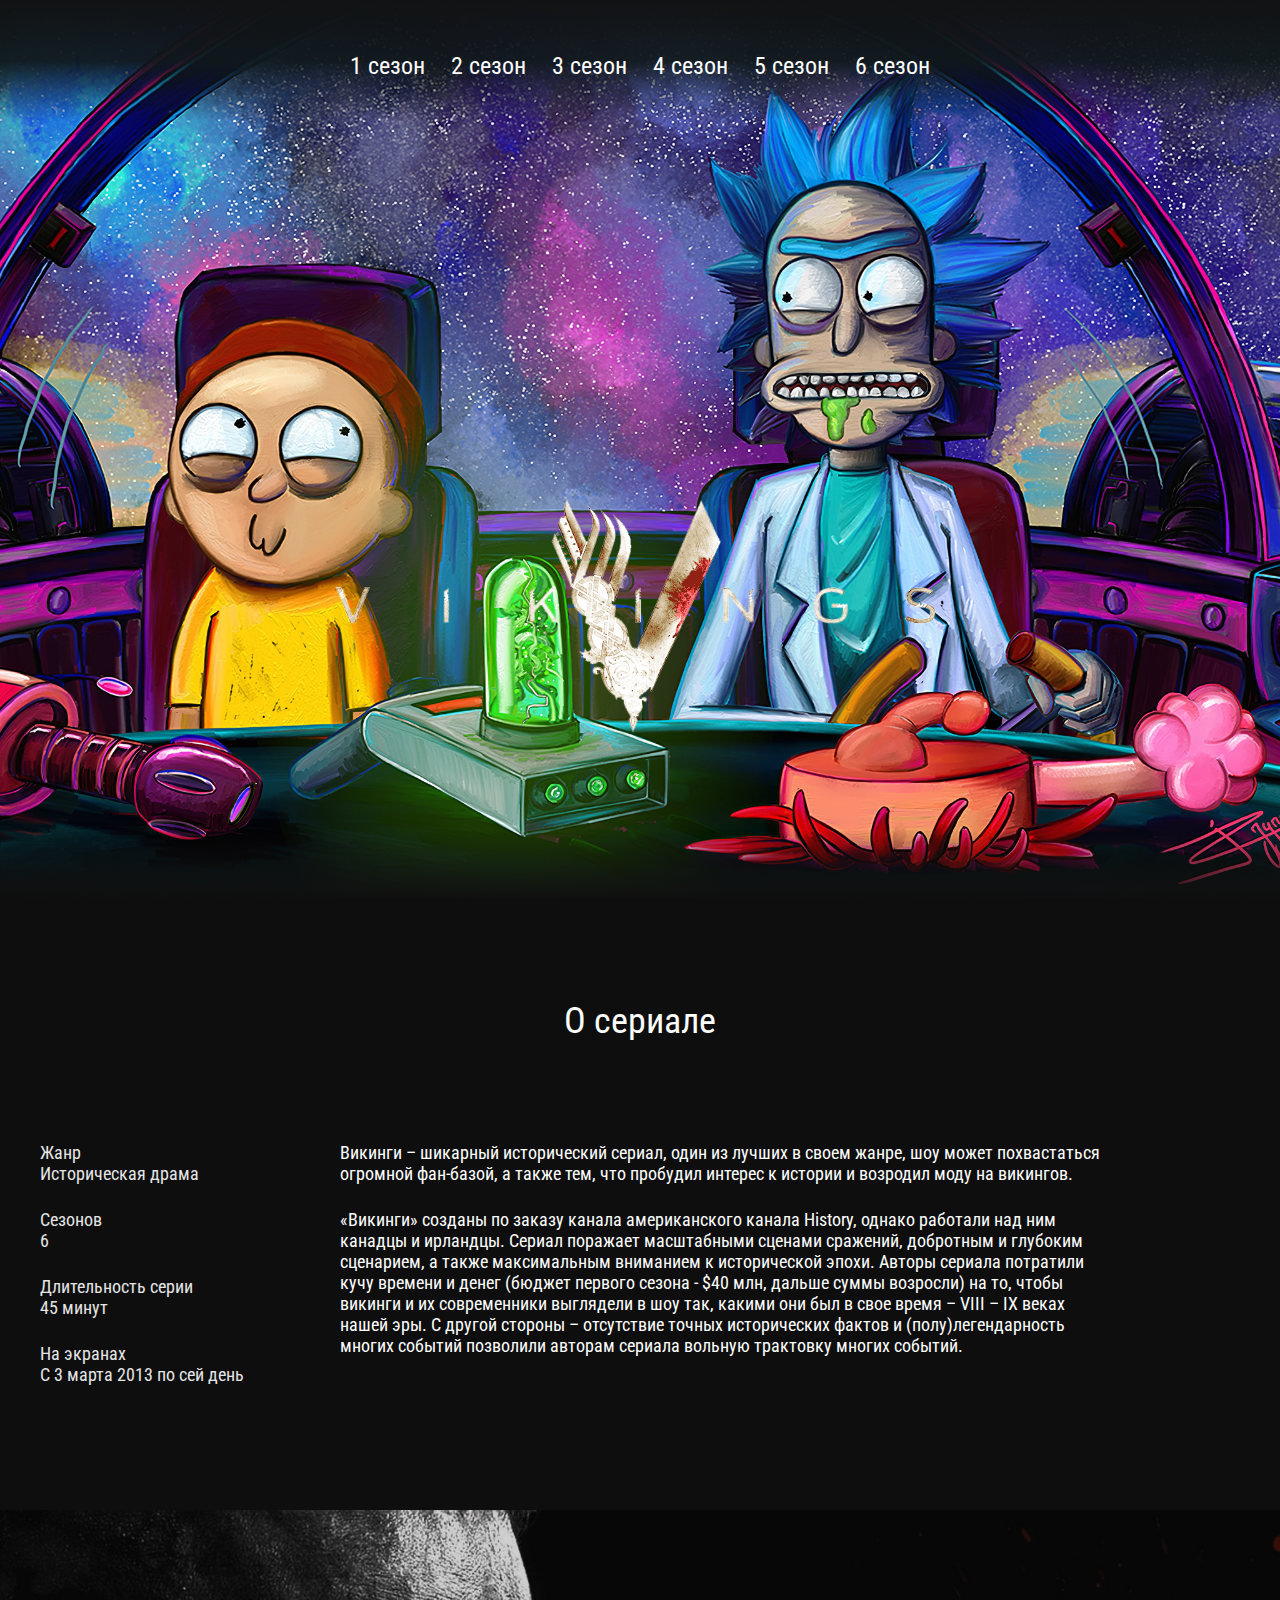
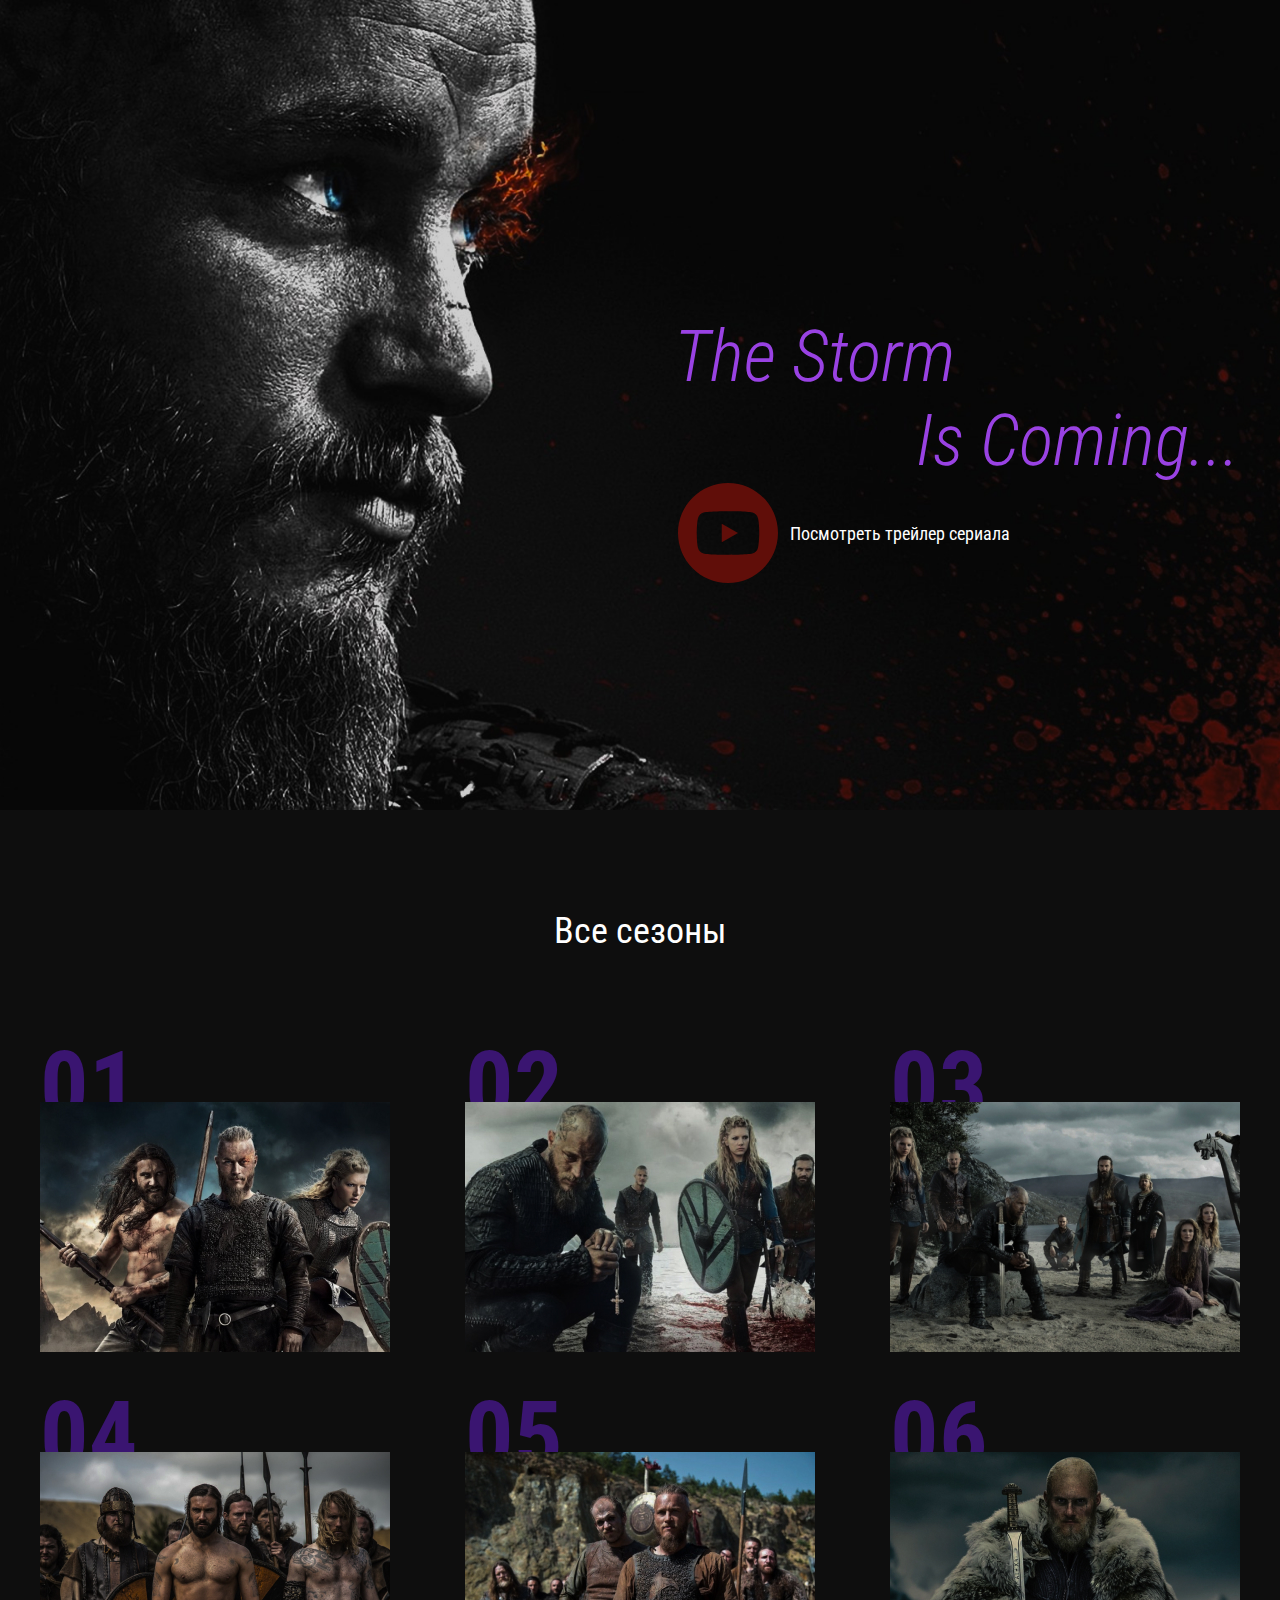
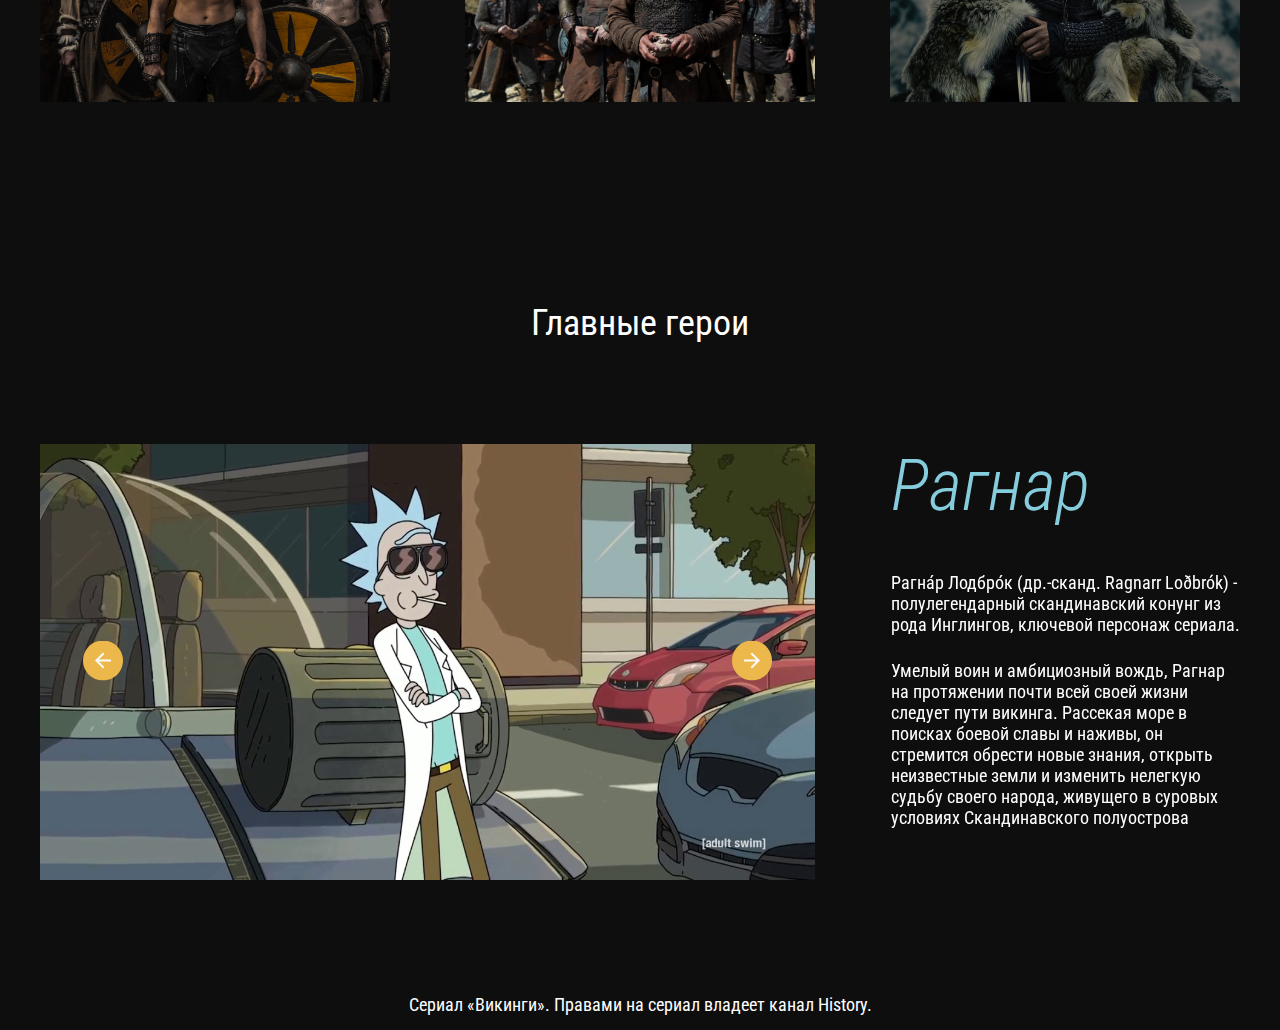
<file: index.html>
<!DOCTYPE html>
<html lang="ru">
<head>
  <meta charset="UTF-8">
  <meta name="viewport" content="width=device-width, initial-scale=1.0">
  <meta http-equiv="X-UA-Compatible" content="ie=edge">
  <title>Document</title>
  <link href="https://fonts.googleapis.com/css2?family=Roboto+Condensed:ital,wght@0,400;0,700;1,300;1,400;1,700&display=swap" rel="stylesheet">
  <link rel="stylesheet" href="css/reset.css">
  <link rel="stylesheet" href="css/slick.css">
  <link rel="stylesheet" href="css/jquery.fancybox.css">
  <link rel="stylesheet" href="css/style.css">
</head>
<body>
  <header class="header">
    <nav class="menu">
      <button class="menu__btn">
        <span></span>
      </button>
      <ul class="menu__list">
        <li class="menu__list-item"><a href="season-1.html" class="menu__list-link">1 cезон</a></li>
        <li class="menu__list-item"><a href="season-2.html" class="menu__list-link">2 cезон</a></li>
        <li class="menu__list-item"><a href="season-3.html" class="menu__list-link">3 cезон</a></li>
        <li class="menu__list-item"><a href="season-4.html" class="menu__list-link">4 cезон</a></li>
        <li class="menu__list-item"><a href="season-5.html" class="menu__list-link">5 cезон</a></li>
        <li class="menu__list-item"><a href="season-6.html" class="menu__list-link">6 cезон</a></li>
      </ul>
    </nav>
    <img class="header__logo" src="images/лого 1.png" alt="">
  </header>
  <section class="about section-page">
    <div class="container">
      <h3 class="title">
      О сериале
      </h3>
      <div class="about__inner">
        <ul class="about__info">
          <li class="about__info-item">Жанр
        <span>Историческая драма</span>  
      </li>
          <li class="about__info-item">Сезонов
            <span>6</span>
        </li>
          <li class="about__info-item">Длительность серии
            <span>45 минут</span>
        </li>
          <li class="about__info-item"> На экранах
            <span> С 3 марта 2013 по сей день</span>
       </li>
        </ul>
        <div class="about__text">
          <p>Викинги – шикарный исторический сериал, один из лучших в своем жанре, шоу может похвастаться огромной фан-базой, а также тем, что пробудил интерес к истории и возродил моду на викингов.
          </p>
            <p> «Викинги» созданы по заказу канала американского канала History, однако работали над ним канадцы и ирландцы. Сериал поражает масштабными сценами сражений, добротным и глубоким сценарием, а также максимальным вниманием к исторической эпохи. Авторы сериала потратили кучу времени и денег (бюджет первого сезона - $40 млн, дальше суммы возросли) на то, чтобы викинги и их современники выглядели в шоу так, какими они был в свое время – VIII – IX веках нашей эры. С другой стороны – отсутствие точных исторических фактов и (полу)легендарность многих событий позволили авторам сериала вольную трактовку многих событий.</p>
        </div>
      </div>
    </div> 
 </section>
  <section class="video">
    <div class="container">
      <h3 class="video__text">
        <span>The Storm </span>
        Is Coming...
      </h3>
      <a class="video__btn" data-fancybox href="https://www.youtube.com/watch?v=dKf-nmEzecA">
        Посмотреть трейлер сериала
      </a>
    </div>
  </section>  
  <section class="seasons section-page">
    <div class="container">
      <h3 class="title">
        Все сезоны
      </h3>
      <ol class="seasons__list">
        <li class="seasons__item" style="background-image: url('images/seasons-img-1.jpg');"><a href="season-1.html" class="seasons__link">Смотреть</a></li>
        <li class="seasons__item" style="background-image: url('images/seasons-img-2.jpg');"><a href="season-2.html" class="seasons__link">Смотреть</a></li>
        <li class="seasons__item" style="background-image: url('images/seasons-img-3.jpg');"><a href="season-3.html" class="seasons__link">Смотреть</a></li>
        <li class="seasons__item" style="background-image: url('images/seasons-img-4.jpg');"><a href="season-4.html" class="seasons__link">Смотреть</a></li>
        <li class="seasons__item" style="background-image: url('images/seasons-img-5.jpg');"><a href="season-5.html" class="seasons__link">Смотреть</a></li>
        <li class="seasons__item" style="background-image: url('images/seasons-img-6.jpg');"><a href="season-6.html" class="seasons__link">Смотреть</a></li>
      </ol>
    </div>
  </section>
  <section class="herois section-page">
    <div class="container">
      <h3 class="title">
        Главные герои
      </h3>
      <div class="herois__inner">
        <div class="herois__slider-pic">
          <img class="herois__pic" src="images/herois-1.jpg" alt="">
          <img class="herois__pic" src="images/herois-1.jpg" alt="">
          <img class="herois__pic" src="images/herois-1.jpg" alt="">
        </div>
        <div class="herois__slider-text">
          <div class="herois__block__text">
            <h4 class="herois__name">  
              Рагнар
            </h4>
            <p class="herois__text">
              Рагна́р Лодбро́к (др.-сканд. Ragnarr Loðbrók) - полулегендарный скандинавский конунг из рода Инглингов, ключевой персонаж сериала.
            </p>
            <p class="herois__text">
              Умелый воин и амбициозный вождь, Рагнар на протяжении почти всей своей жизни следует пути викинга. Рассекая море в поисках боевой славы и наживы, он стремится обрести новые знания, открыть неизвестные земли и изменить нелегкую судьбу своего народа, живущего в суровых условиях Скандинавского полуострова
            </p>
          </div>
          <div class="herois__block__text">
            <h4 class="herois__name">  
              Рагнар
            </h4>
            <p class="herois__text">
              Рагна́р Лодбро́к (др.-сканд. Ragnarr Loðbrók) - полулегендарный скандинавский конунг из рода Инглингов, ключевой персонаж сериала.
            </p>
            <p class="herois__text">
              Умелый воин и амбициозный вождь, Рагнар на протяжении почти всей своей жизни следует пути викинга. Рассекая море в поисках боевой славы и наживы, он стремится обрести новые знания, открыть неизвестные земли и изменить нелегкую судьбу своего народа, живущего в суровых условиях Скандинавского полуострова
            </p>
          </div>
          <div class="herois__block__text">
            <h4 class="herois__name">  
              Рагнар
            </h4>
            <p class="herois__text">
              Рагна́р Лодбро́к (др.-сканд. Ragnarr Loðbrók) - полулегендарный скандинавский конунг из рода Инглингов, ключевой персонаж сериала.
            </p>
            <p class="herois__text">
              Умелый воин и амбициозный вождь, Рагнар на протяжении почти всей своей жизни следует пути викинга. Рассекая море в поисках боевой славы и наживы, он стремится обрести новые знания, открыть неизвестные земли и изменить нелегкую судьбу своего народа, живущего в суровых условиях Скандинавского полуострова
            </p>
          </div>
        </div>
      </div>
    </div>
  </section>
  <footer class="footer">
    <div class="container">
      <p class="footer__copy-text">
        Сериал «Викинги». Правами на сериал владеет канал History.
      </p>
    </div>
  </footer> 
 

  <script src="https://ajax.googleapis.com/ajax/libs/jquery/3.4.1/jquery.min.js"></script>
  <script src="js/slick.min.js"></script>
  <script src="js/jquery.fancybox.min.js"></script>
  <script src="js/main.js"></script>
</body>
</html>
</file>
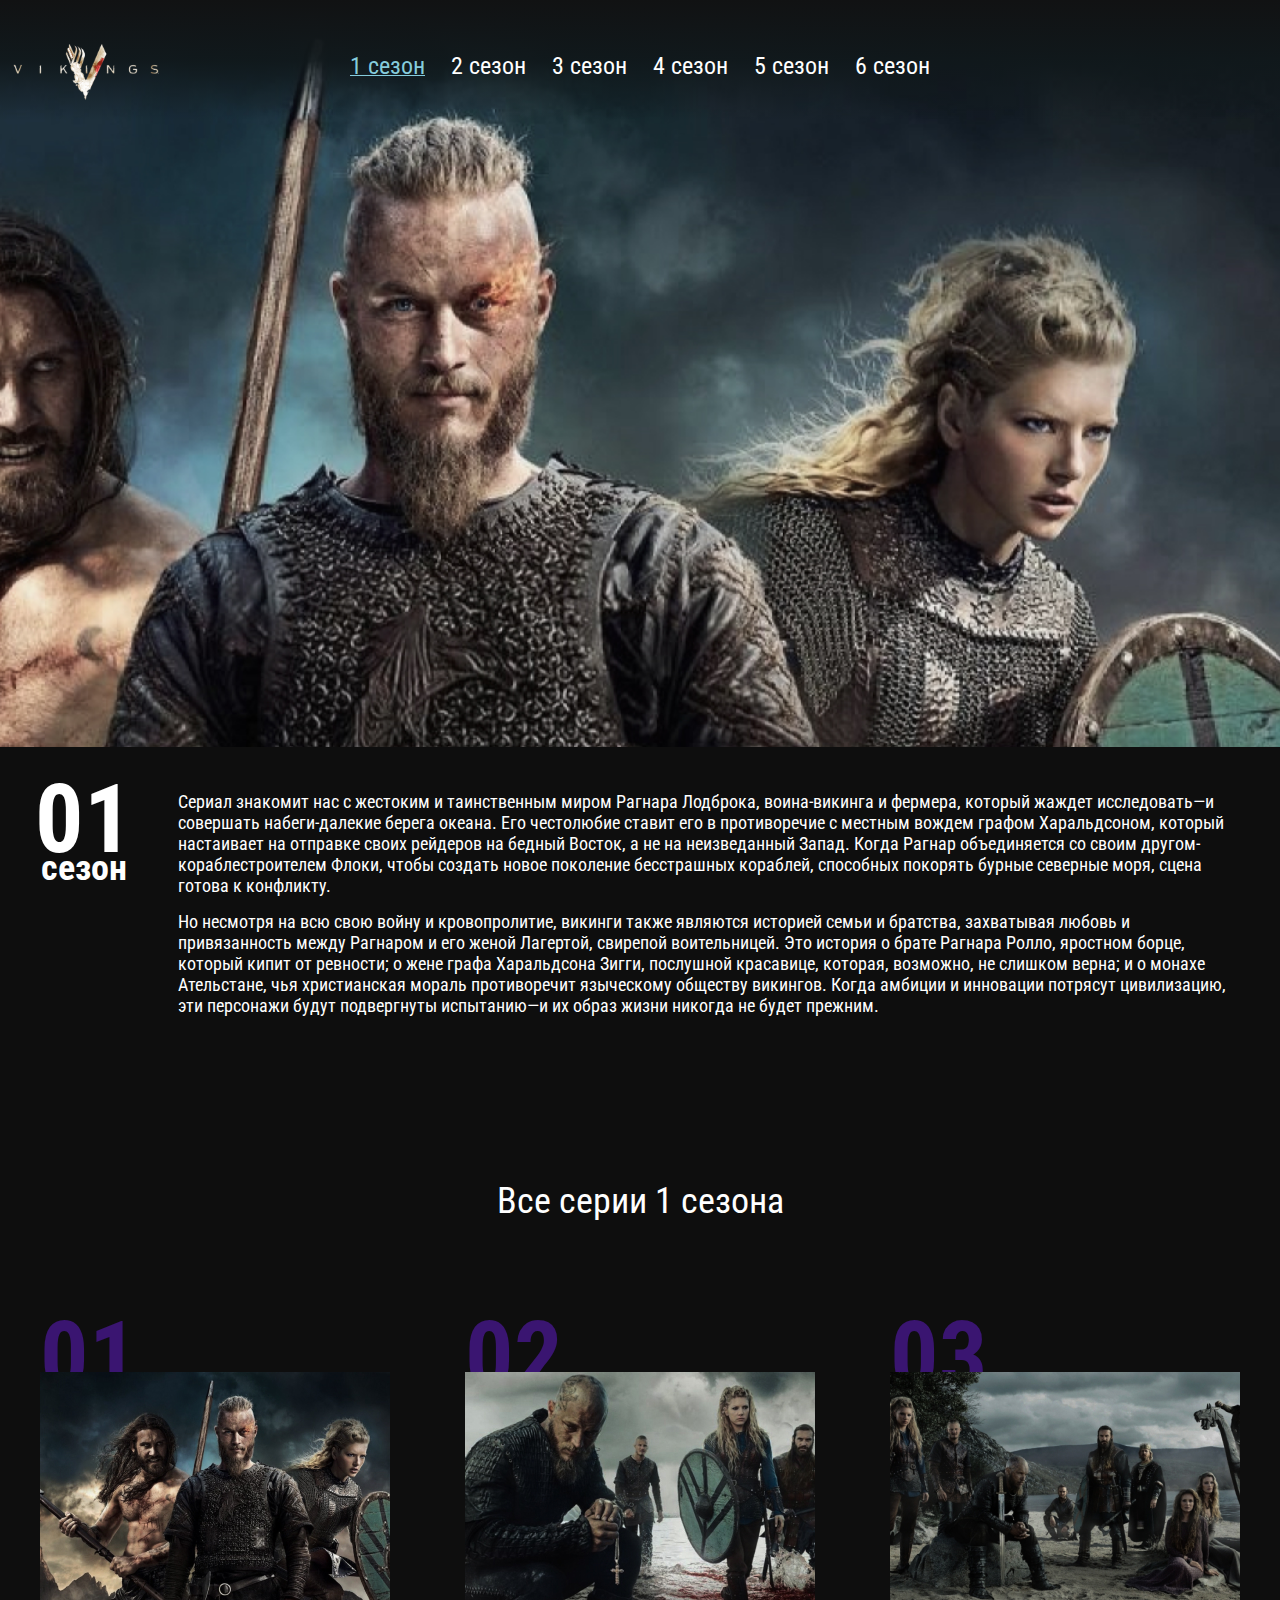
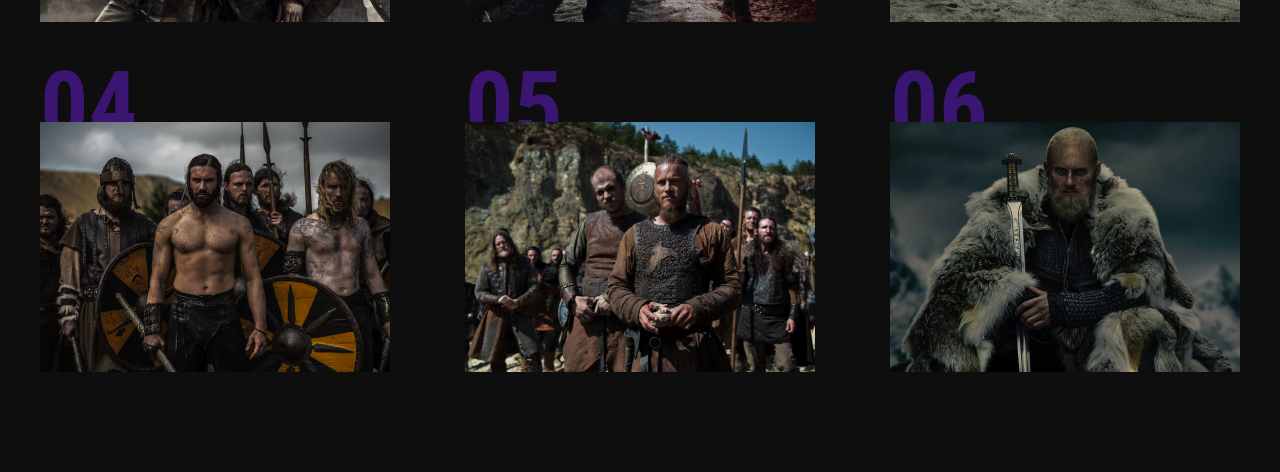
<file: season-1.html>
<!DOCTYPE html>
<html lang="ru">
<head>
  <meta charset="UTF-8">
  <meta name="viewport" content="width=device-width, initial-scale=1.0">
  <meta http-equiv="X-UA-Compatible" content="ie=edge">
  <title>Document</title>
  <link href="https://fonts.googleapis.com/css2?family=Roboto+Condensed:ital,wght@0,400;0,700;1,300;1,400;1,700&display=swap" rel="stylesheet">
  <link rel="stylesheet" href="css/reset.css">
  <link rel="stylesheet" href="css/jquery.fancybox.css">
  <link rel="stylesheet" href="css/style.css">
</head>
<body>
    <header class="page__header" style="background-image: url('images/bg-seas-1.jpg');">
        <nav class="menu">
			<button class="menu__btn">
				<span></span>
			  </button>
            <div class="menu__container">
							<a href="index.html"><img class="page__logo" src="images/page-logo.svg" alt=""></a>
							<ul class="menu__list">
								<li class="menu__list-item menu__list-item--active"><a href="#!" class="menu__list-link">1 cезон</a></li>
								<li class="menu__list-item"><a href="#!" class="menu__list-link">2 cезон</a></li>
								<li class="menu__list-item"><a href="#!" class="menu__list-link">3 cезон</a></li>
								<li class="menu__list-item"><a href="#!" class="menu__list-link">4 cезон</a></li>
								<li class="menu__list-item"><a href="#!" class="menu__list-link">5 cезон</a></li>
								<li class="menu__list-item"><a href="#!" class="menu__list-link">6 cезон</a></li>
							</ul>
						</div>
					</nav>
					<div class="season-info">
						<div class="season-info__num">
							01
							<span>сезон</span>
						</div>
						<div class="season-info__text">
							<p>
								Сериал знакомит нас с жестоким и таинственным миром Рагнара Лодброка, воина-викинга и фермера, который жаждет исследовать—и совершать набеги-далекие берега океана. Его честолюбие ставит его в противоречие с местным вождем графом Харальдсоном, который настаивает на отправке своих рейдеров на бедный Восток, а не на неизведанный Запад. Когда Рагнар объединяется со своим другом-кораблестроителем Флоки, чтобы создать новое поколение бесстрашных кораблей, способных покорять бурные северные моря, сцена готова к конфликту.</p>
							<p>Но несмотря на всю свою войну и кровопролитие, викинги также являются историей семьи и братства, захватывая любовь и привязанность между Рагнаром и его женой Лагертой, свирепой воительницей. Это история о брате Рагнара Ролло, яростном борце, который кипит от ревности; о жене графа Харальдсона Зигги, послушной красавице, которая, возможно, не слишком верна; и о монахе Ательстане, чья христианская мораль противоречит языческому обществу викингов. Когда амбиции и инновации потрясут цивилизацию, эти персонажи будут подвергнуты испытанию—и их образ жизни никогда не будет прежним.</p>
							
						</div>
					</div>
		</header>
		
		<section class="seasons section-page">
			<div class="container">
				<h3 class="title">
					Все серии 1 сезона
				</h3>
				<ol class="seasons__list">
					<li class="seasons__item" style="background-image: url('images/seasons-img-1.jpg');"><a data-fancybox="gallary" href="https://www.youtube.com/watch?v=dKf-nmEzecA" class="seasons__link">Смотреть</a></li>
					<li class="seasons__item" style="background-image: url('images/seasons-img-2.jpg');"><a data-fancybox="gallary" href="https://www.youtube.com/watch?v=dKf-nmEzecA" class="seasons__link">Смотреть</a></li>
					<li class="seasons__item" style="background-image: url('images/seasons-img-3.jpg');"><a data-fancybox="gallary" href="https://www.youtube.com/watch?v=dKf-nmEzecA" class="seasons__link">Смотреть</a></li>
					<li class="seasons__item" style="background-image: url('images/seasons-img-4.jpg');"><a data-fancybox="gallary" href="https://www.youtube.com/watch?v=dKf-nmEzecA" class="seasons__link">Смотреть</a></li>
					<li class="seasons__item" style="background-image: url('images/seasons-img-5.jpg');"><a data-fancybox="gallary" href="https://www.youtube.com/watch?v=dKf-nmEzecA" class="seasons__link">Смотреть</a></li>
					<li class="seasons__item" style="background-image: url('images/seasons-img-6.jpg');"><a data-fancybox="gallary" href="https://www.youtube.com/watch?v=dKf-nmEzecA" class="seasons__link">Смотреть</a></li>
				</ol>
			</div>
		</section>





  <script src="https://ajax.googleapis.com/ajax/libs/jquery/3.4.1/jquery.min.js"></script>
  <script src="js/jquery.fancybox.min.js"></script>
  <script src="js/main.js"></script>
</body>
</html>
</file>
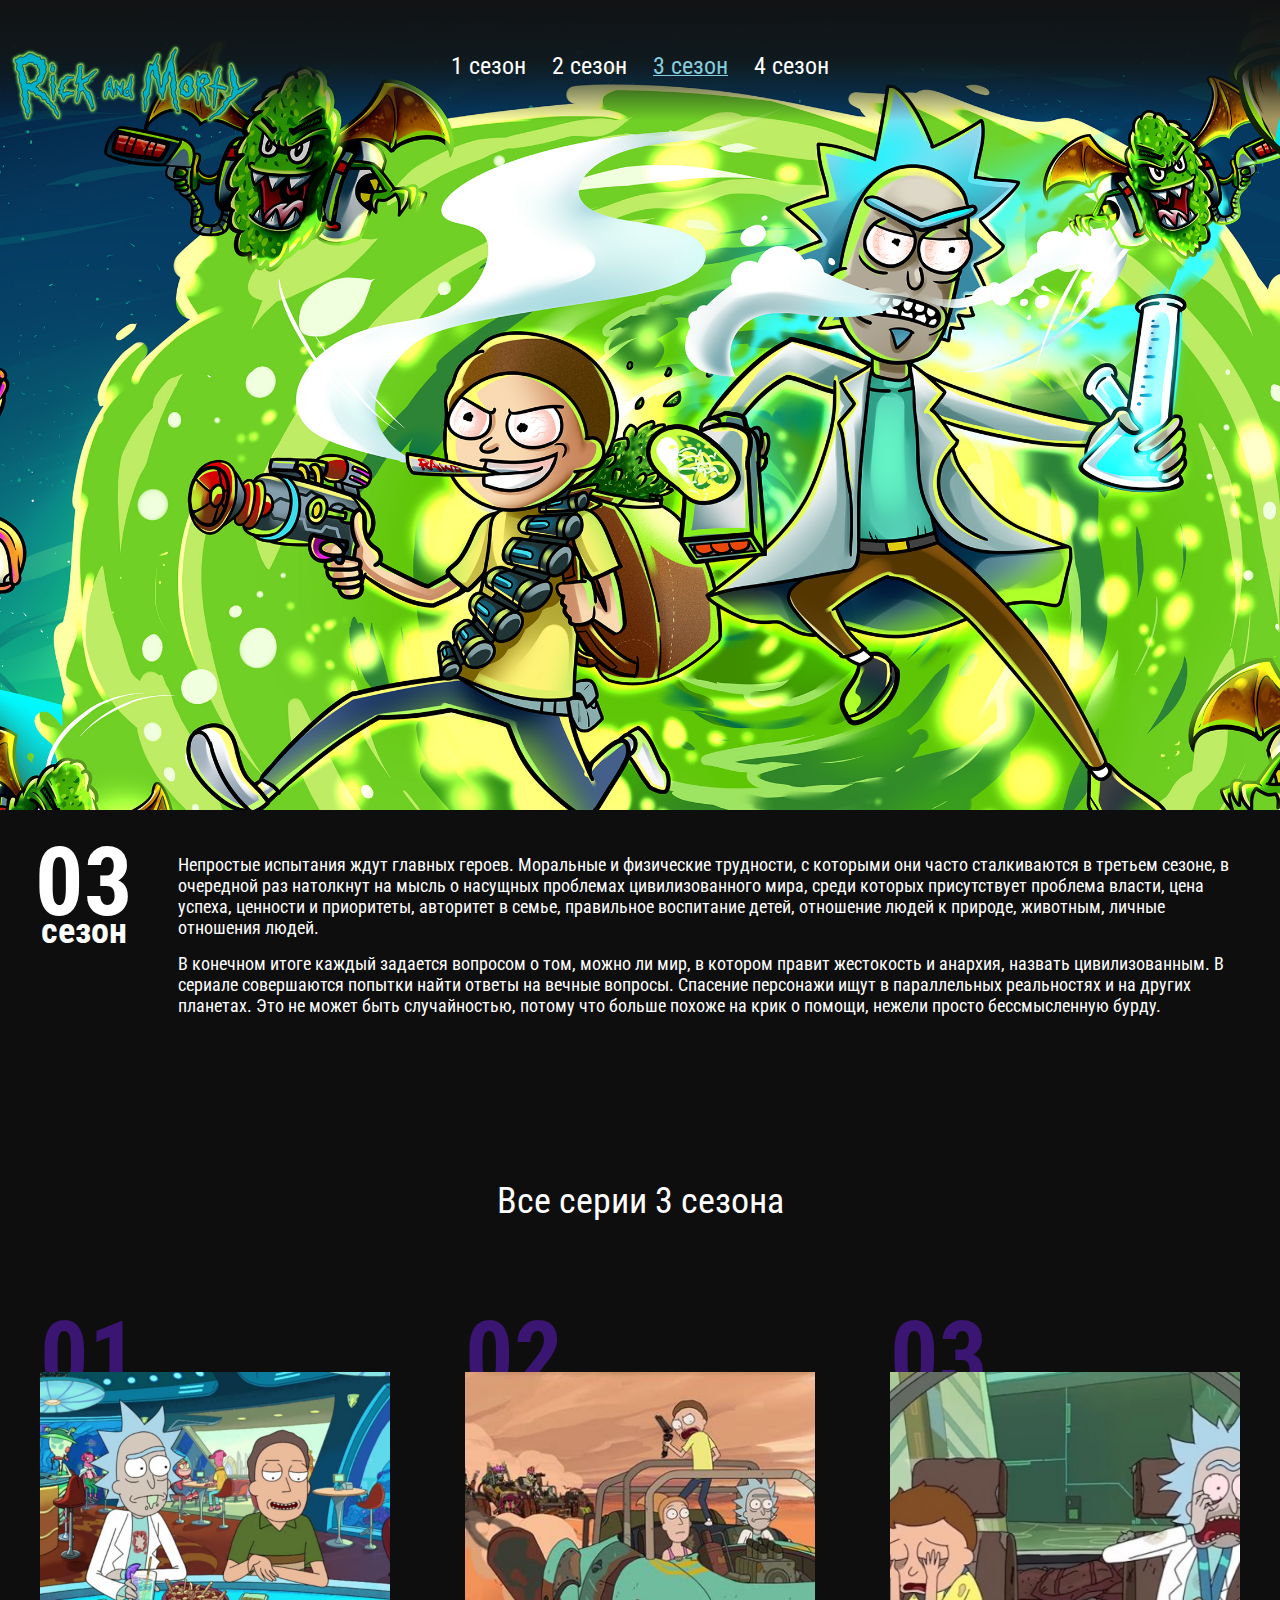
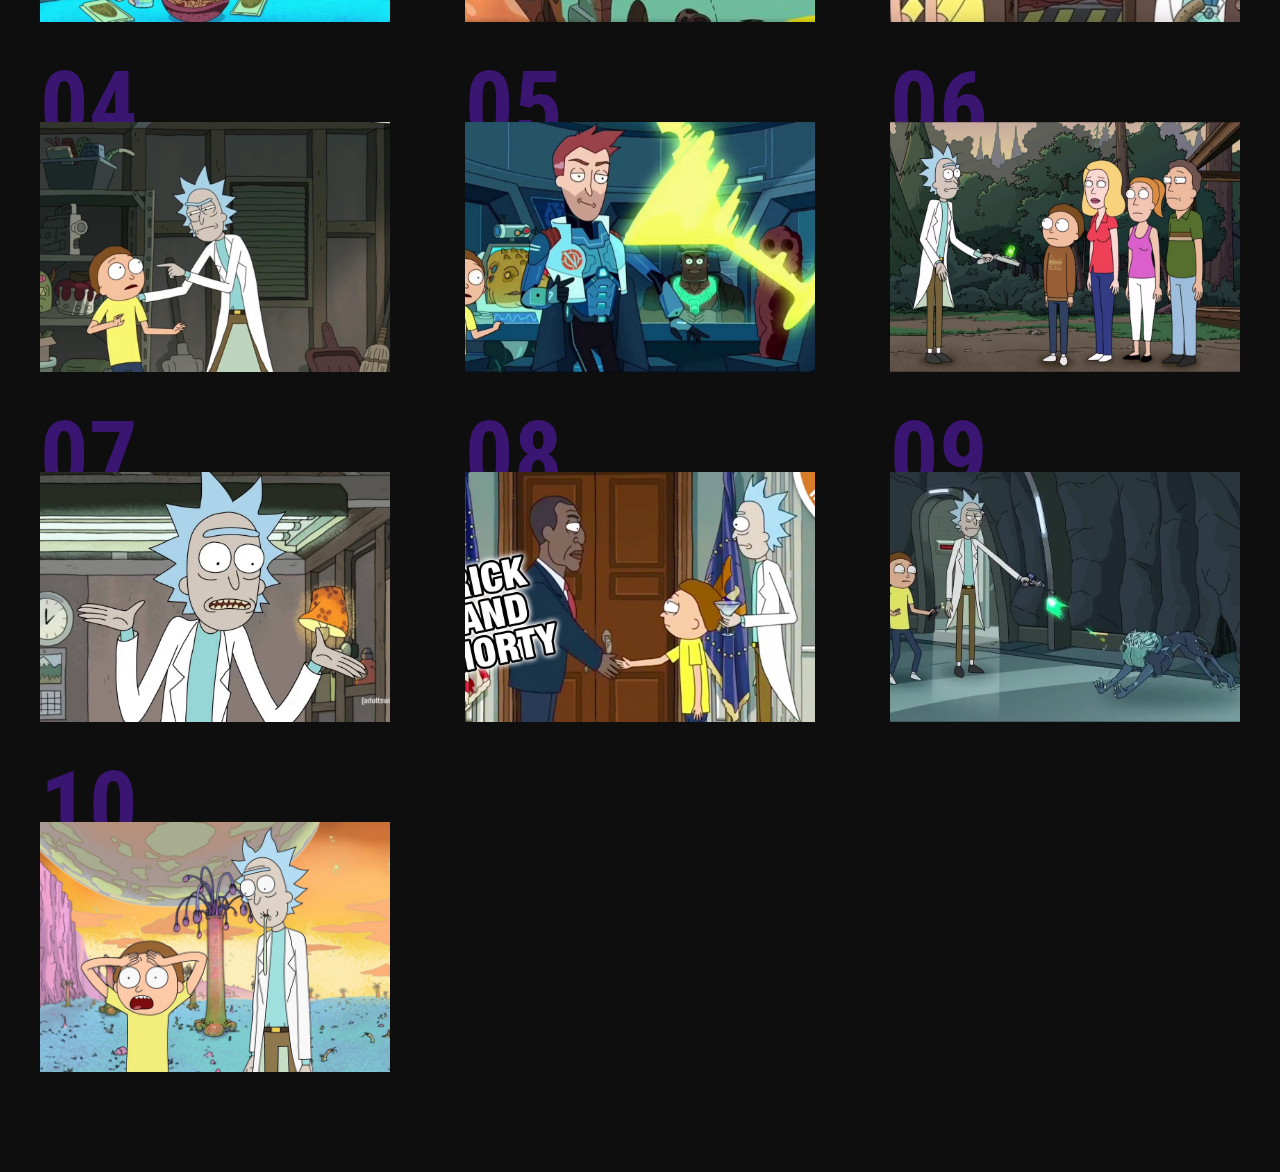
<file: season-3.html>
<!DOCTYPE html>
<html lang="ru">
<head>
  <meta charset="UTF-8">
  <meta name="viewport" content="width=device-width, initial-scale=1.0">
  <meta http-equiv="X-UA-Compatible" content="ie=edge">
  <title>Rick and Morty</title>
  <meta name="description" content=""/>
<link rel="apple-touch-icon" sizes="180x180" href="/home/re_maurois/Документы/start/images/favicon/apple-touch-icon.png">
<link rel="icon" type="image/png" sizes="32x32" href="/home/re_maurois/Документы/start/images/favicon/favicon-32x32.png">
<link rel="icon" type="image/png" sizes="16x16" href="/home/re_maurois/Документы/start/images/favicon/favicon-16x16.png">
<link rel="manifest" href="/home/re_maurois/Документы/start/images/favicon/site.webmanifest">
<link rel="mask-icon" href="/home/re_maurois/Документы/start/images/favicon/safari-pinned-tab.svg" color="#5bbad5">
<link rel="shortcut icon" href="/home/re_maurois/Документы/start/images/favicon/favicon.ico">
<meta name="msapplication-TileColor" content="#da532c">
<meta name="msapplication-config" content="/home/re_maurois/Документы/start/images/favicon/browserconfig.xml">
<meta name="theme-color" content="#ffffff">
  <link href="https://fonts.googleapis.com/css2?family=Roboto+Condensed:ital,wght@0,400;0,700;1,300;1,400;1,700&display=swap" rel="stylesheet">
  <link rel="stylesheet" href="css/reset.css">
  <link rel="stylesheet" href="css/jquery.fancybox.css">
  <link rel="stylesheet" href="css/min.css">
</head>
<body>
    <header class="page__header page__header--position" style="background-image: url('images/bg-seas-3.jpg');">
        <nav class="menu">
			<button class="menu__btn">
				<span></span>
			  </button>
            <div class="menu__container">
							<a href="index.html"><img class="page__logo" src="images/page-logo.png" alt=""></a>
							<ul class="menu__list">
								<li class="menu__list-item"><a href="season-1.html" class="menu__list-link">1 cезон</a></li>
								<li class="menu__list-item"><a href="season-2.html" class="menu__list-link">2 cезон</a></li>
								<li class="menu__list-item menu__list-item--active"><a href="#!" class="menu__list-link">3 cезон</a></li>
								<li class="menu__list-item"><a href="season-4.html" class="menu__list-link">4 cезон</a></li>
							</ul>
						</div>
					</nav>
					<div class="season-info">
						<div class="season-info__num">
							03
							<span>сезон</span>
						</div>
						<div class="season-info__text">
							<P>
								Непростые испытания ждут главных героев. Моральные и физические трудности, с которыми они часто сталкиваются в третьем сезоне, в очередной раз натолкнут на мысль о насущных проблемах цивилизованного мира, среди которых присутствует проблема власти, цена успеха, ценности и приоритеты, авторитет в семье, правильное воспитание детей, отношение людей к природе, животным, личные отношения людей.
							</P>
							<p>
								     

								В конечном итоге каждый задается вопросом о том, можно ли мир, в котором правит жестокость и анархия, назвать цивилизованным. В сериале совершаются попытки найти ответы на вечные вопросы. Спасение персонажи ищут в параллельных реальностях и на других планетах. Это не может быть случайностью, потому что больше похоже на крик о помощи, нежели просто бессмысленную бурду.
							</p>
						</div>
					</div>
		</header>
		
		<section class="seasons section-page">
			<div class="container">
				<h3 class="title">
					Все серии 3 сезона
				</h3>
				<ol class="seasons__list">
					<li class="seasons__item" style="background-image: url('images/seas-3-1.jpg');"><a data-fancybox="gallary" href="https://youtu.be/Bmg2vXOQ3kM" class="seasons__link">Смотреть</a></li>
					<li class="seasons__item" style="background-image: url('images/seas-3-2.jpg');"><a data-fancybox="gallary" href="https://youtu.be/8uFlUt3X3Bw" class="seasons__link">Смотреть</a></li>
					<li class="seasons__item" style="background-image: url('images/seas-3-3.jpg');"><a data-fancybox="gallary" href="https://youtu.be/Bmg2vXOQ3kM" class="seasons__link">Смотреть</a></li>
					<li class="seasons__item" style="background-image: url('images/seas-3-4.jpg');"><a data-fancybox="gallary" href="https://youtu.be/8uFlUt3X3Bw" class="seasons__link">Смотреть</a></li>
					<li class="seasons__item" style="background-image: url('images/seas-3-5.jpg');"><a data-fancybox="gallary" href="https://youtu.be/Bmg2vXOQ3kM" class="seasons__link">Смотреть</a></li>
					<li class="seasons__item" style="background-image: url('images/seas-3-6.jpg');"><a data-fancybox="gallary" href="https://youtu.be/Bmg2vXOQ3kM" class="seasons__link">Смотреть</a></li>
					<li class="seasons__item" style="background-image: url('images/seas-3-7.jpg');"><a data-fancybox="gallary" href="https://youtu.be/8uFlUt3X3Bw" class="seasons__link">Смотреть</a></li>
					<li class="seasons__item" style="background-image: url('images/seas-3-8.jpg');"><a data-fancybox="gallary" href="https://youtu.be/Bmg2vXOQ3kM" class="seasons__link">Смотреть</a></li>
					<li class="seasons__item" style="background-image: url('images/seas-3-9.jpg');"><a data-fancybox="gallary" href="https://youtu.be/8uFlUt3X3Bw" class="seasons__link">Смотреть</a></li>
					<li class="seasons__item" style="background-image: url('images/seas-3-10.jpg');"><a data-fancybox="gallary" href="https://youtu.be/Bmg2vXOQ3kM" class="seasons__link">Смотреть</a></li>
				</ol>
			</div>
		</section>





  <script src="https://ajax.googleapis.com/ajax/libs/jquery/3.4.1/jquery.min.js"></script>
  <script src="js/jquery.fancybox.min.js"></script>
  <script src="js/min.js"></script>
</body>
</html>
</file>
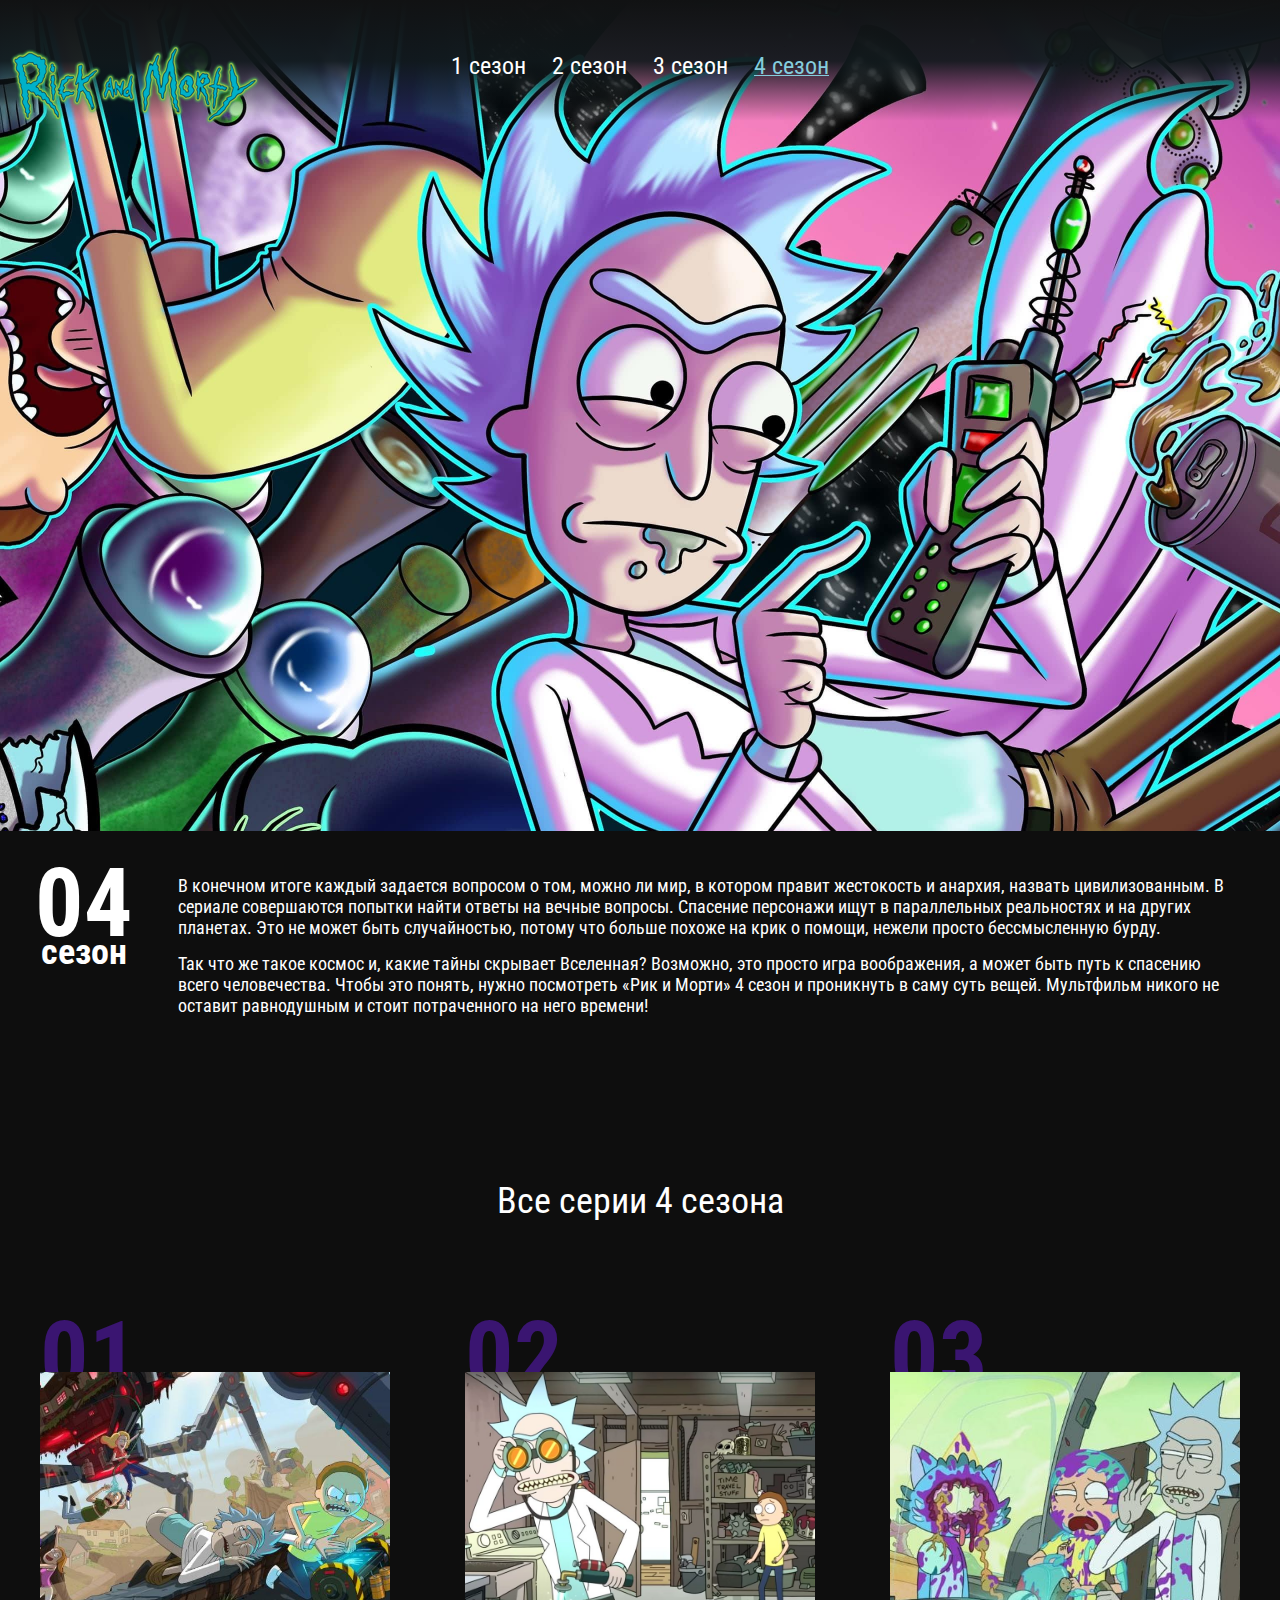
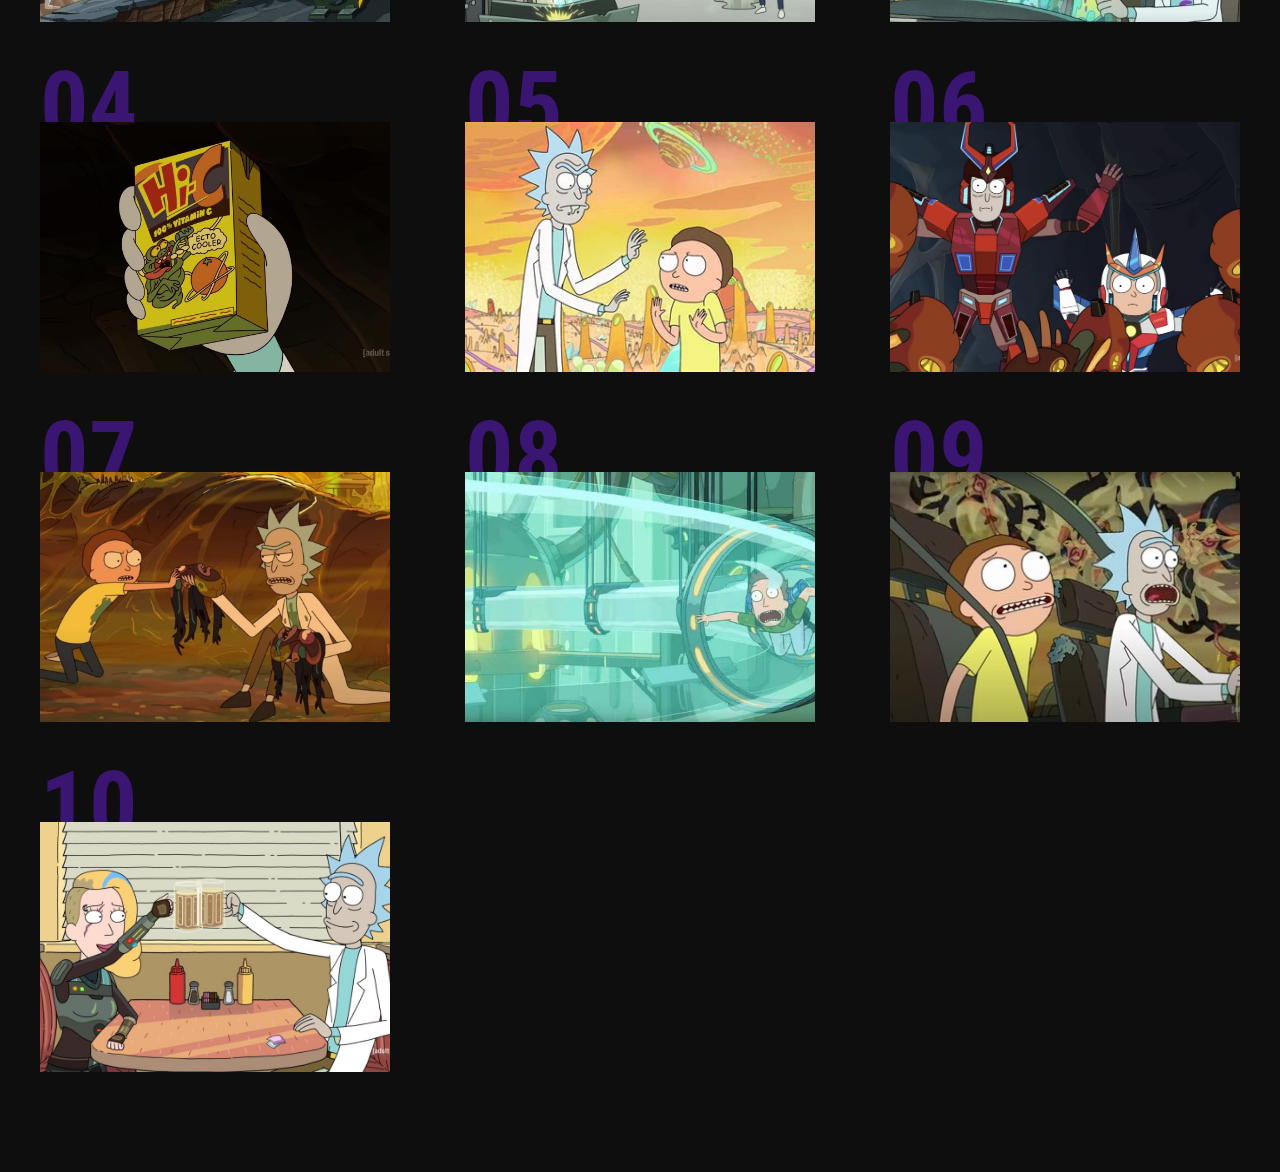
<file: season-4.html>
<!DOCTYPE html>
<html lang="ru">
<head>
  <meta charset="UTF-8">
  <meta name="viewport" content="width=device-width, initial-scale=1.0">
  <meta http-equiv="X-UA-Compatible" content="ie=edge">
  <title>Rick and Morty</title>
  <meta name="description" content=""/>
<link rel="apple-touch-icon" sizes="180x180" href="/home/re_maurois/Документы/start/images/favicon/apple-touch-icon.png">
<link rel="icon" type="image/png" sizes="32x32" href="/home/re_maurois/Документы/start/images/favicon/favicon-32x32.png">
<link rel="icon" type="image/png" sizes="16x16" href="/home/re_maurois/Документы/start/images/favicon/favicon-16x16.png">
<link rel="manifest" href="/home/re_maurois/Документы/start/images/favicon/site.webmanifest">
<link rel="mask-icon" href="/home/re_maurois/Документы/start/images/favicon/safari-pinned-tab.svg" color="#5bbad5">
<link rel="shortcut icon" href="/home/re_maurois/Документы/start/images/favicon/favicon.ico">
<meta name="msapplication-TileColor" content="#da532c">
<meta name="msapplication-config" content="/home/re_maurois/Документы/start/images/favicon/browserconfig.xml">
<meta name="theme-color" content="#ffffff">
  <link href="https://fonts.googleapis.com/css2?family=Roboto+Condensed:ital,wght@0,400;0,700;1,300;1,400;1,700&display=swap" rel="stylesheet">
  <link rel="stylesheet" href="css/reset.css">
  <link rel="stylesheet" href="css/jquery.fancybox.css">
  <link rel="stylesheet" href="css/min.css">
</head>
<body>
    <header class="page__header page__header--position" style="background-image: url('images/bg-seas-4.jpg');">
        <nav class="menu">
			<button class="menu__btn">
				<span></span>
			  </button>
            <div class="menu__container">
							<a href="index.html"><img class="page__logo" src="images/page-logo.png" alt=""></a>
							<ul class="menu__list">
								<li class="menu__list-item"><a href="season-1.html" class="menu__list-link">1 cезон</a></li>
								<li class="menu__list-item"><a href="season-2.html" class="menu__list-link">2 cезон</a></li>
								<li class="menu__list-item"><a href="season-3.html" class="menu__list-link">3 cезон</a></li>
								<li class="menu__list-item menu__list-item--active"><a href="#!" class="menu__list-link">4 cезон</a></li>
							</ul>
						</div>
					</nav>
					<div class="season-info">
						<div class="season-info__num">
							04
							<span>сезон</span>
						</div>
						<div class="season-info__text">
							<p>
								В конечном итоге каждый задается вопросом о том, можно ли мир, в котором правит жестокость и анархия, назвать цивилизованным. В сериале совершаются попытки найти ответы на вечные вопросы. Спасение персонажи ищут в параллельных реальностях и на других планетах. Это не может быть случайностью, потому что больше похоже на крик о помощи, нежели просто бессмысленную бурду.
							</p>
							<p>
								Так что же такое космос и, какие тайны скрывает Вселенная? Возможно, это просто игра воображения, а может быть путь к спасению всего человечества. Чтобы это понять, нужно посмотреть «Рик и Морти» 4 сезон и проникнуть в саму суть вещей. Мультфильм никого не оставит равнодушным и стоит потраченного на него времени!
							</p>
						</div>
					</div>
		</header>
		
		<section class="seasons section-page">
			<div class="container">
				<h3 class="title">
					Все серии 4 сезона
				</h3>
				<ol class="seasons__list">
					<li class="seasons__item" style="background-image: url('images/seas-4-1.jpg');"><a data-fancybox="gallary" href="https://youtu.be/KK0D-dgvWpY" class="seasons__link">Смотреть</a></li>
					<li class="seasons__item" style="background-image: url('images/seas-4-2.jpg');"><a data-fancybox="gallary" href="https://youtu.be/hl1U0bxTHbY" class="seasons__link">Смотреть</a></li>
					<li class="seasons__item" style="background-image: url('images/seas-4-3.jpg');"><a data-fancybox="gallary" href="https://youtu.be/KK0D-dgvWpY" class="seasons__link">Смотреть</a></li>
					<li class="seasons__item" style="background-image: url('images/seas-4-4.jpg');"><a data-fancybox="gallary" href="https://youtu.be/hl1U0bxTHbY" class="seasons__link">Смотреть</a></li>
					<li class="seasons__item" style="background-image: url('images/seas-4-5.jpg');"><a data-fancybox="gallary" href="https://youtu.be/KK0D-dgvWpY" class="seasons__link">Смотреть</a></li>
					<li class="seasons__item" style="background-image: url('images/seas-4-6.jpg');"><a data-fancybox="gallary" href="https://youtu.be/hl1U0bxTHbY" class="seasons__link">Смотреть</a></li>
					<li class="seasons__item" style="background-image: url('images/seas-4-7.jpg');"><a data-fancybox="gallary" href="https://youtu.be/KK0D-dgvWpY" class="seasons__link">Смотреть</a></li>
					<li class="seasons__item" style="background-image: url('images/seas-4-8.jpg');"><a data-fancybox="gallary" href="https://youtu.be/hl1U0bxTHbY" class="seasons__link">Смотреть</a></li>
					<li class="seasons__item" style="background-image: url('images/seas-4-9.jpg');"><a data-fancybox="gallary" href="https://youtu.be/KK0D-dgvWpY" class="seasons__link">Смотреть</a></li>
					<li class="seasons__item" style="background-image: url('images/seas-4-10.jpg');"><a data-fancybox="gallary" href="https://youtu.be/hl1U0bxTHbY" class="seasons__link">Смотреть</a></li>
				</ol>
			</div>
		</section>





  <script src="https://ajax.googleapis.com/ajax/libs/jquery/3.4.1/jquery.min.js"></script>
  <script src="js/jquery.fancybox.min.js"></script>
  <script src="js/min.js"></script>
</body>
</html>
</file>
<file: css/style.css>
html{
    box-sizing: border-box;
}

*,
*::before,
*::after{
    box-sizing: inherit;
}

body{
    background-color: #0E0E0E;
    color: #fff;
    font-family: 'Roboto Condensed', sans-serif;
    font-style: normal;
    font-weight: normal;
    font-size: 18px;
    line-height: 21px;
}

a{
    color: inherit;
    text-decoration: none;
}

ul{
    list-style-type: none;
}

.container{
    max-width: 1230px;
    padding: 0 15px;
    margin: 0 auto;
}

.title {
    text-align: center;
    font-weight: 400;
    font-size: 36px;
    line-height: 42px;
    margin-bottom: 100px;
}

.section-page{
    padding: 100px 0;
}

.header{
    background-image: url('../images/bg.jpg');
    height: 100vh;
    background-repeat: no-repeat;
    background-size: cover;
    background-position: 75% 100%;
    text-align: center;
    position: relative;
}

.header::after{
    content: "";
    position: absolute;
    height: 70px;
    width: 100%;
    bottom: 0;
    left: 0;
    background: linear-gradient(180deg, #0E0E0E 0%, rgba(17, 17, 17, 0.850295) 16.53%, rgba(32, 31, 33, 0) 100%);
    transform: rotate(180deg);
}

.menu {
    background: linear-gradient(180deg, #111213 0%, #10181bf2 43.62%, rgba(32, 31, 33, 0) 86.33%);
    padding: 50px 0 58px;
}

.menu__btn{
    display: none;
}

.menu__list{
    display: flex;
    justify-content: center;
}

.menu__list-item{
    padding: 0 13px;
}

.menu__list-item a{
    font-size: 36px;
    line-height: 42px;
}

.menu__list-item:hover,
.menu__list-item--active{
    color: #85CCDC;
    text-decoration: underline;
}

.header__logo{
    margin-top: 40vh;
}

.about__inner {
    display: flex;
}

.about__info {
    width: 375px;
    margin-right: 50px;
    flex: none;
}

.about__info-item {
    margin-bottom: 25px;
    color: #E5E5E5;
}

.about__info-item span {
    display: block;
}

.about__text {
    max-width: 775px;
}

.about__text p{
    margin-bottom: 25px;
}

.video {
    background-image: url('../images/video-bg.jpg');
    height: 100vh;
    background-size: cover;
    background-position: 80% 100%;
    background-repeat: no-repeat;
    text-align: right;
}

.video__text {
    font-style: italic;
    font-weight: 300;
    font-size: 72px;
    line-height: 84px;
    color: #9942e3;;
    padding-top: 45vh;
    margin-bottom: 40px;
}

.video__text span {
    display: block;
    padding-right: 285px;
}

.video__btn {
    padding-left: 112px;
    position: relative;
    margin-right: 230px;
}

.video__btn::before {
    content: "";
    position: absolute;
    left: 0;
    top: -40px;
    background-image: url('../images/play-youtube-1.svg');
    width: 100px;
    height: 100px;
}

.seasons__list {
    display: grid;
    grid-template-columns: repeat(auto-fill, minmax(284px, 1fr));
    grid-gap: 100px 75px;
    counter-reset: counter;
    padding-top: 50px;
}

.seasons__item {
    height: 250px;
    background-position: center center;
    background-size: cover;
    background-repeat: no-repeat;
    list-style: none;
    position: relative;
    display: flex;
    justify-content: center;
    align-items: center;
}

.seasons__item:hover .seasons__link {
    opacity: 1;
}

.seasons__item::before {
    content: "0" counter(counter);
    counter-increment: counter;
    position: absolute;
    font-weight: bold;
    font-size: 96px;
    line-height: 112px;
    color: #3a1571;
    top: -72px;
    left: 0;
    z-index: -1;
}

.seasons__item:nth-child(n+10)::before{
    content: counter(counter);
}

.seasons__link {
    padding: 12px 78px 11px;
    font-size: 36px;
    line-height: 42px;
    background-color:  #0E0E0E;
    opacity: 0;
    transition: all .3s;
    z-index: 3;
}

.seasons__item:hover::after{
    content: "";
    position: absolute;
    top: 0;
    left: 0;
    right: 0;
    bottom: 0;
    background: rgba(14, 14, 14, 0.8);
}

.herois__inner {
    display: flex;
    justify-content: space-between;
}

.herois__slider-pic {
    max-width: 775px;

}

.herois__pic {

}

.herois__slider-text {
    max-width: 349px;
}

.herois__name {
    font-style: italic;
    font-weight: 300;
    font-size: 72px;
    line-height: 84px;
    color: #85CCDC;
    margin-bottom: 44px;
}

.herois__text {
    margin-bottom: 25px;
}

.slick-btn{
    position: absolute;
    top: 50%;
    transform: translateY(-50%);
    border: none;
    background-color: transparent;
    cursor: pointer;
    z-index: 5;
    outline: none;
}

.slick-prev{
    left: 37px;
}

.slick-next{
    right: 37px;
}

.footer__copy-text {
    text-align: center;
    padding: 14px 0 15px;
}

/* START SEASON-1 */

.page__header {
    background-position: 80% 45%;
    background-size: cover;
    background-repeat: no-repeat;
    height: 95vh;
    position: relative;
}

.page__header--position{
    background-position: 45% 80%;
}


.menu__container {
    max-width: 1383px;
    margin: 0 auto;
    position: relative;
}

.page__logo{
    position: absolute;
    left: 0;
    top: -16px;
}

.season-info{
    display: flex;
    max-width: 1383px;
    position: absolute;
    left: 0;
    right: 0;
    bottom: 0;
    margin: 0 auto;
    background-color: #0E0E0E;
    padding: 44px 47px 49px 35px;

}

.season-info__num {
    font-weight: bold;
    font-size: 96px;
    line-height: 56px;
    margin-right: 45px;
    text-align: center;
}

.season-info__num span {
    display: block;
    font-weight: bold;
    font-size: 36px;
    line-height: 42px;
}

.season-info__text {
    max-width: 1158px;
}


.season-info__text p {
    margin-bottom: 15px;
}

/* END SEASON-1 */



/* START MEDIA */

@media (max-width: 1420px) {
    .page__logo{
        left: 10px;
        top: -6px;
    }
}

@media (max-width: 1366px) {
    .header__logo{
        width: 50%;
    }
    .menu__list-item a{
        font-size: 24px;
        line-height: 32px;
    }
    .about__info{
        width: 250px;
    }
    .page__header{
        height: 120vh;
    }
}

@media (max-width: 1200px) {
    .herois__inner{
        display: block;
    }
    .herois__slider-text{
        max-width: 100%;
        padding-top: 50px;
    }
    .herois__slider-pic{
        max-width: 100%;
    }
}

@media (max-width: 1088px) {
    .seasons__item {
        height: 340px;
    }

}

@media (max-width: 992px) {
    .page__logo{
        display: none;
    }
}

@media (max-width: 768px) {
    .about__inner{
        display: block;
    }
    .section-page{
        padding: 50px 0;
    }
    .title{
        margin-bottom: 50px;
        font-size: 28px;
        line-height: 36px;
    }
    body{
        font-size: 16px;
        line-height: 19px;
    }
    .video__text{
        font-size: 48px;
        line-height: 56px;
    }
    .video__text span{
        padding-right: 200px;
    }
    .video__btn{
        margin-right: 0;
        padding-left: 62px;
    }
    .video__btn::before{
        width: 50px;
        height: 50px;
        background-size: cover;
        top: -16px;
    }
    .seasons__list{
        grid-gap: 80px 35px;
    }
    .herois__name{
        font-size: 46px;
        line-height: 56px;
        margin-bottom: 25px;
    }
    .season-info{
        display: block;
        padding: 30px 10px 0 10px;
    }
    .season-info__num{
        text-align: left;
        font-size: 50px;
        line-height: 26px;
        margin-bottom: 15px;
    }
    .season-info__num span{
        font-size: 25px;
        line-height: 32px;
    }
}

@media (max-width: 640px) {
    .menu {
        background: linear-gradient(180deg, #111213 0%, #111213 10%, rgba(32, 31, 33, 0) 86.33%);
        padding: 0;
        text-align: center;
    }
    .menu__list{
        display: block;
        transform: translateY(-130%);
        transition: all .3s;
    }
    .menu__list.menu__list--active{
        transform: translateY(0%);
        padding: 100px 0 50px;
        background: linear-gradient(180deg, #111213 15%, #111213 20%, rgba(32, 31, 33, 0) 86.33%);

    }
    .menu__list-item{
        display: block;
        padding: 10px 0;
    }
    .header__logo{
        padding-top: 21vh;
    }
    .page__logo{
        display: block;
        z-index: 10;
        top: 22px;
        left: 10px;
    }
    .menu__btn{
        display: block;
        position: absolute;
        top: 20px;
        right: 10px;
        width: 50px;
        height: 40px;
        cursor: pointer;
        z-index: 10;
        display: flex;
        align-items: center;
        background-color: transparent;
        border: none;
        padding: 0;
    }
    .menu__btn span{
        background-color: #fff;
        height: 5px;
        width: 100%;
    }
    .menu__btn::after,
    .menu__btn::before{
        content: "";
        width: 100%;
        height: 5px;
        background-color: #fff;
        position: absolute;
    }
    .menu__btn::before{
        top: 0;
        left: 0;
    }    
    .menu__btn::after{
        bottom: 0;
        left: 0;
    }
    .page__header{
        height: 160vh;
    }
}

@media (max-width: 414px) {
    .seasons__item {
        height: 203px;
    }
}



@media only screen and (max-height: 735px) {
    .header__logo {
      margin-top: 35vh;
    }
  }

  @media only screen and (max-height: 414px) {
    .header__logo {
      margin-top: 30vh;
    }
    .page__header{
        height: 155vh;
    }  
  }

  @media only screen and (max-height: 375px) {
    .header__logo {
      margin-top: 22vh;
    } 
    .page__header{
        height: 168vh;
    }   
    .menu{
        padding-top: 15px;
    }
  }

@media (max-width: 374px) {
    .page__header{
        height: 200vh;
    }
}






/* END MEDIA */
</file>
<file: css/min.css>
html{-webkit-box-sizing:border-box;box-sizing:border-box}*,*::after,*::before{-webkit-box-sizing:inherit;box-sizing:inherit}body{background-color:#0E0E0E;color:#fff;font-family:'Roboto Condensed', sans-serif;font-style:normal;font-weight:normal;font-size:18px;line-height:21px}a{color:inherit;text-decoration:none}ul{list-style-type:none}.container{max-width:1230px;padding:0 15px;margin:0 auto}.title{text-align:center;font-weight:400;font-size:36px;line-height:42px;margin-bottom:100px}.section-page{padding:100px 0}.header{background-image:url('../images/bg.jpg');height:100vh;background-repeat:no-repeat;background-size:cover;background-position:75% 100%;text-align:center;position:relative}.header::after{content:"";position:absolute;height:70px;width:100%;bottom:0;left:0;background:-webkit-gradient(linear, left top, left bottom, from(#0E0E0E), color-stop(16.53%, rgba(17, 17, 17, 0.850295)), to(rgba(32, 31, 33, 0)));background:-o-linear-gradient(top, #0E0E0E 0%, rgba(17, 17, 17, 0.850295) 16.53%, rgba(32, 31, 33, 0) 100%);background:linear-gradient(180deg, #0E0E0E 0%, rgba(17, 17, 17, 0.850295) 16.53%, rgba(32, 31, 33, 0) 100%);-webkit-transform:rotate(180deg);-ms-transform:rotate(180deg);transform:rotate(180deg)}.menu{background:-webkit-gradient(linear, left top, left bottom, from(#111213), color-stop(43.62%, #10181bf2), color-stop(86.33%, rgba(32, 31, 33, 0)));background:-o-linear-gradient(top, #111213 0%, #10181bf2 43.62%, rgba(32, 31, 33, 0) 86.33%);background:linear-gradient(180deg, #111213 0%, #10181bf2 43.62%, rgba(32, 31, 33, 0) 86.33%);padding:50px 0 58px}.menu__btn{display:none}.menu__list{display:-webkit-box;display:-ms-flexbox;display:flex;-webkit-box-pack:center;-ms-flex-pack:center;justify-content:center}.menu__list-item{padding:0 13px}.menu__list-item a{font-size:36px;line-height:42px}.menu__list-item--active,.menu__list-item:hover{color:#85CCDC;text-decoration:underline}.header__logo{margin-top:40vh}.about__inner{display:-webkit-box;display:-ms-flexbox;display:flex}.about__info{width:375px;margin-right:50px;-webkit-box-flex:0;-ms-flex:none;flex:none}.about__info-item{margin-bottom:25px;color:#E5E5E5}.about__info-item span{display:block}.about__text{max-width:775px}.about__text p{margin-bottom:25px}.video{background-image:url('../images/video-bg.jpg');height:100vh;background-size:cover;background-position:80% 100%;background-repeat:no-repeat;text-align:right}.video__text{font-style:italic;font-weight:300;font-size:72px;line-height:84px;color:#9942e3;padding-top:45vh;margin-bottom:40px}.video__text span{display:block;padding-right:285px}.video__btn{padding-left:112px;position:relative;margin-right:230px}.video__btn::before{content:"";position:absolute;left:0;top:-40px;background-image:url('../images/play-youtube-1.svg');width:100px;height:100px}.seasons__list{display:-ms-grid;display:grid;grid-template-columns:repeat(auto-fill, minmax(284px, 1fr));grid-gap:100px 75px;counter-reset:counter;padding-top:50px}.seasons__item{height:250px;background-position:center center;background-size:cover;background-repeat:no-repeat;list-style:none;position:relative;display:-webkit-box;display:-ms-flexbox;display:flex;-webkit-box-pack:center;-ms-flex-pack:center;justify-content:center;-webkit-box-align:center;-ms-flex-align:center;align-items:center}.seasons__item:hover .seasons__link{opacity:1}.seasons__item::before{content:"0" counter(counter);counter-increment:counter;position:absolute;font-weight:bold;font-size:96px;line-height:112px;color:#3a1571;top:-72px;left:0;z-index:-1}.seasons__item:nth-child(n+10)::before{content:counter(counter)}.seasons__link{padding:12px 78px 11px;font-size:36px;line-height:42px;background-color:#0E0E0E;opacity:0;-webkit-transition:all 0.3s;-o-transition:all 0.3s;transition:all 0.3s;z-index:3}.seasons__item:hover::after{content:"";position:absolute;top:0;left:0;right:0;bottom:0;background:rgba(14, 14, 14, 0.8)}.herois__inner{display:-webkit-box;display:-ms-flexbox;display:flex;-webkit-box-pack:justify;-ms-flex-pack:justify;justify-content:space-between}.herois__slider-pic{max-width:775px}.herois__pic{}.herois__slider-text{max-width:349px}.herois__name{font-style:italic;font-weight:300;font-size:72px;line-height:84px;color:#85CCDC;margin-bottom:44px}.herois__text{margin-bottom:25px}.slick-btn{position:absolute;top:50%;-webkit-transform:translateY(-50%);-ms-transform:translateY(-50%);transform:translateY(-50%);border:none;background-color:transparent;cursor:pointer;z-index:5;outline:none}.slick-prev{left:37px}.slick-next{right:37px}.footer__copy-text{text-align:center;padding:14px 0 15px}.page__header{background-position:80% 45%;background-size:cover;background-repeat:no-repeat;height:95vh;position:relative}.page__header--position{background-position:45% 80%}.menu__container{max-width:1383px;margin:0 auto;position:relative}.page__logo{position:absolute;left:0;top:-16px}.season-info{display:-webkit-box;display:-ms-flexbox;display:flex;max-width:1383px;position:absolute;left:0;right:0;bottom:0;margin:0 auto;background-color:#0E0E0E;padding:44px 47px 49px 35px}.season-info__num{font-weight:bold;font-size:96px;line-height:56px;margin-right:45px;text-align:center}.season-info__num span{display:block;font-weight:bold;font-size:36px;line-height:42px}.season-info__text{max-width:1158px}.season-info__text p{margin-bottom:15px}@media (max-width: 1420px){.page__logo{left:10px;top:-6px}}@media (max-width: 1366px){.header__logo{width:50%}.menu__list-item a{font-size:24px;line-height:32px}.about__info{width:250px}.page__header{height:120vh}}@media (max-width: 1200px){.herois__inner{display:block}.herois__slider-text{max-width:100%;padding-top:50px}.herois__slider-pic{max-width:100%}}@media (max-width: 1088px){.seasons__item{height:340px}}@media (max-width: 992px){.page__logo{display:none}}@media (max-width: 768px){.about__inner{display:block}.section-page{padding:50px 0}.title{margin-bottom:50px;font-size:28px;line-height:36px}body{font-size:16px;line-height:19px}.video__text{font-size:48px;line-height:56px}.video__text span{padding-right:200px}.video__btn{margin-right:0;padding-left:62px}.video__btn::before{width:50px;height:50px;background-size:cover;top:-16px}.seasons__list{grid-gap:80px 35px}.herois__name{font-size:46px;line-height:56px;margin-bottom:25px}.season-info{display:block;padding:30px 10px 0}.season-info__num{text-align:left;font-size:50px;line-height:26px;margin-bottom:15px}.season-info__num span{font-size:25px;line-height:32px}}@media (max-width: 640px){.menu{background:-webkit-gradient(linear, left top, left bottom, from(#111213), color-stop(10%, #111213), color-stop(86.33%, rgba(32, 31, 33, 0)));background:-o-linear-gradient(top, #111213 0%, #111213 10%, rgba(32, 31, 33, 0) 86.33%);background:linear-gradient(180deg, #111213 0%, #111213 10%, rgba(32, 31, 33, 0) 86.33%);padding:0;text-align:center}.menu__list{display:block;-webkit-transform:translateY(-130%);-ms-transform:translateY(-130%);transform:translateY(-130%);-webkit-transition:all 0.3s;-o-transition:all 0.3s;transition:all 0.3s}.menu__list.menu__list--active{-webkit-transform:translateY(0%);-ms-transform:translateY(0%);transform:translateY(0%);padding:100px 0 50px;background:-webkit-gradient(linear, left top, left bottom, color-stop(15%, #111213), color-stop(20%, #111213), color-stop(86.33%, rgba(32, 31, 33, 0)));background:-o-linear-gradient(top, #111213 15%, #111213 20%, rgba(32, 31, 33, 0) 86.33%);background:linear-gradient(180deg, #111213 15%, #111213 20%, rgba(32, 31, 33, 0) 86.33%)}.menu__list-item{display:block;padding:10px 0}.header__logo{padding-top:21vh}.page__logo{display:block;z-index:10;top:22px;left:10px}.menu__btn{display:block;position:absolute;top:20px;right:10px;width:50px;height:40px;cursor:pointer;z-index:10;display:-webkit-box;display:-ms-flexbox;display:flex;-webkit-box-align:center;-ms-flex-align:center;align-items:center;background-color:transparent;border:none;padding:0}.menu__btn span{background-color:#fff;height:5px;width:100%}.menu__btn::after,.menu__btn::before{content:"";width:100%;height:5px;background-color:#fff;position:absolute}.menu__btn::before{top:0;left:0}.menu__btn::after{bottom:0;left:0}.page__header{height:160vh}}@media (max-width: 414px){.seasons__item{height:203px}}@media only screen and (max-height: 735px){.header__logo{margin-top:35vh}}@media only screen and (max-height: 414px){.header__logo{margin-top:30vh}.page__header{height:155vh}}@media only screen and (max-height: 375px){.header__logo{margin-top:22vh}.page__header{height:168vh}.menu{padding-top:15px}}@media (max-width: 374px){.page__header{height:200vh}}
</file>
